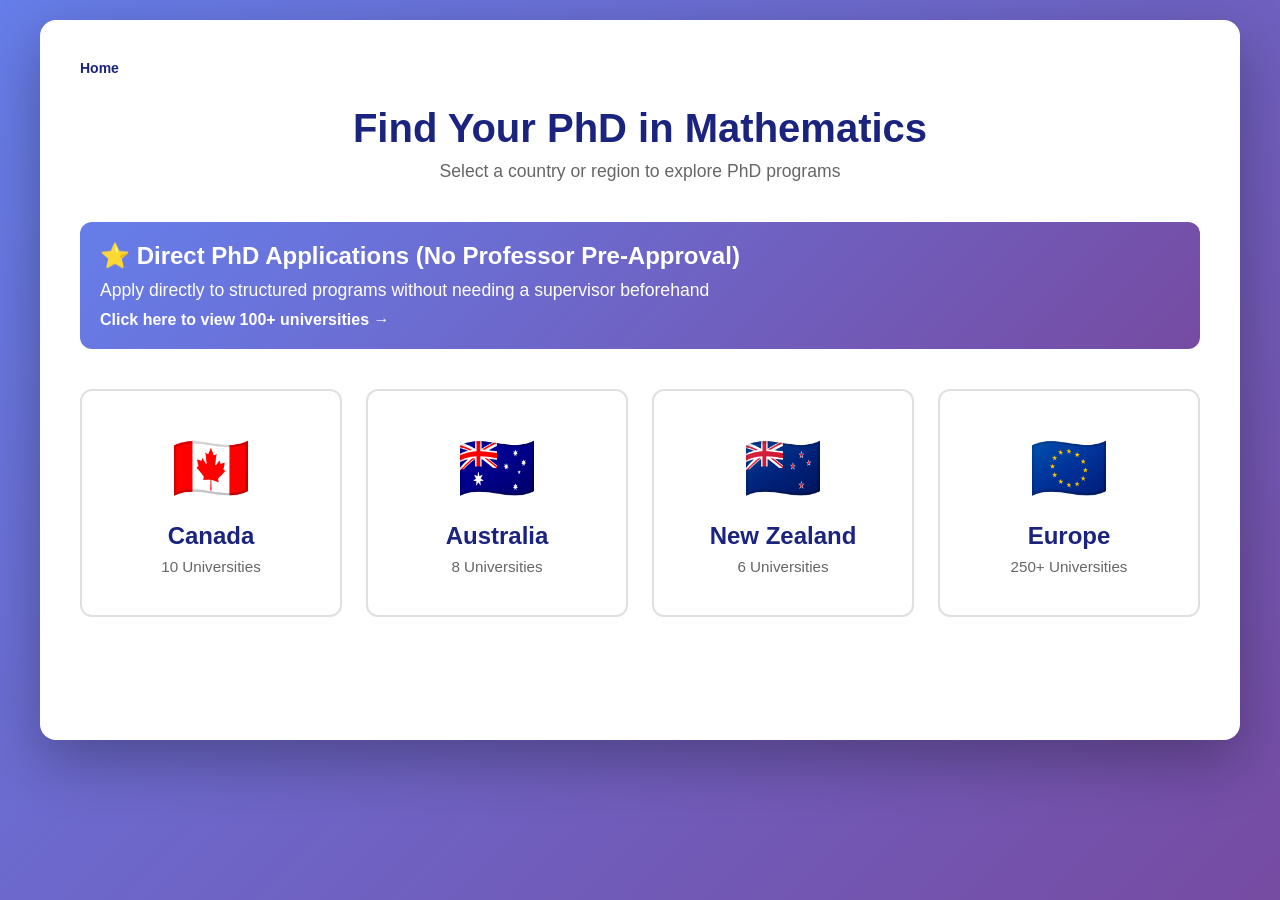
<file: index.html>
<!DOCTYPE html>
<html lang="en">
<head>
    <meta charset="UTF-8">
    <meta name="viewport" content="width=device-width, initial-scale=1.0">
    <title>PhD in Mathematics Finder</title>
    <link rel="stylesheet" href="styles.css">
</head>
<body>
    <div class="container">
        <!-- Breadcrumb Navigation -->
        <nav class="breadcrumb" id="breadcrumb">
            <span class="breadcrumb-item active" data-view="home">Home</span>
        </nav>

        <!-- Country Selection View -->
        <div id="country-view" class="view active">
            <h1>Find Your PhD in Mathematics</h1>
            <p class="subtitle">Select a country or region to explore PhD programs</p>
            
            <!-- Direct Application Box -->
            <div style="background: linear-gradient(135deg, #667eea 0%, #764ba2 100%); padding: 20px; border-radius: 12px; margin-bottom: 30px; color: white; cursor: pointer;" onclick="window.location.href='direct-applications.html'">
                <h2 style="margin: 0 0 10px 0; color: white;">⭐ Direct PhD Applications (No Professor Pre-Approval)</h2>
                <p style="margin: 0; font-size: 1.1rem;">Apply directly to structured programs without needing a supervisor beforehand</p>
                <p style="margin: 10px 0 0 0; font-weight: bold;">Click here to view 100+ universities →</p>
            </div>
            
            <div class="country-grid">
                <button class="country-card" data-country="canada">
                    <span class="flag">🇨🇦</span>
                    <h2>Canada</h2>
                    <p>10 Universities</p>
                </button>
                
                <button class="country-card" data-country="australia">
                    <span class="flag">🇦🇺</span>
                    <h2>Australia</h2>
                    <p>8 Universities</p>
                </button>
                
                <button class="country-card" data-country="newzealand">
                    <span class="flag">🇳🇿</span>
                    <h2>New Zealand</h2>
                    <p>6 Universities</p>
                </button>
                
                <button class="country-card" data-country="europe">
                    <span class="flag">🇪🇺</span>
                    <h2>Europe</h2>
                    <p>250+ Universities</p>
                </button>
            </div>
        </div>

        <!-- European Countries View -->
        <div id="europe-countries-view" class="view">
            <div class="view-header">
                <button class="back-button" id="back-from-europe">← Back</button>
                <h1>Select a European Country</h1>
            </div>
            <div id="europe-countries-grid" class="country-grid"></div>
        </div>

        <!-- University List View -->
        <div id="university-view" class="view">
            <div class="view-header">
                <button class="back-button" id="back-to-countries">← Back</button>
                <h1 id="country-title"></h1>
            </div>
            
            <div class="search-container">
                <input 
                    type="text" 
                    id="university-search" 
                    placeholder="Search universities..."
                    class="search-input"
                >
            </div>
            
            <div id="university-list" class="university-list"></div>
        </div>
    </div>

    <script src="data.js"></script>
    <script src="direct-application-data.js"></script>
    <script src="script.js"></script>
</body>
</html>
</file>
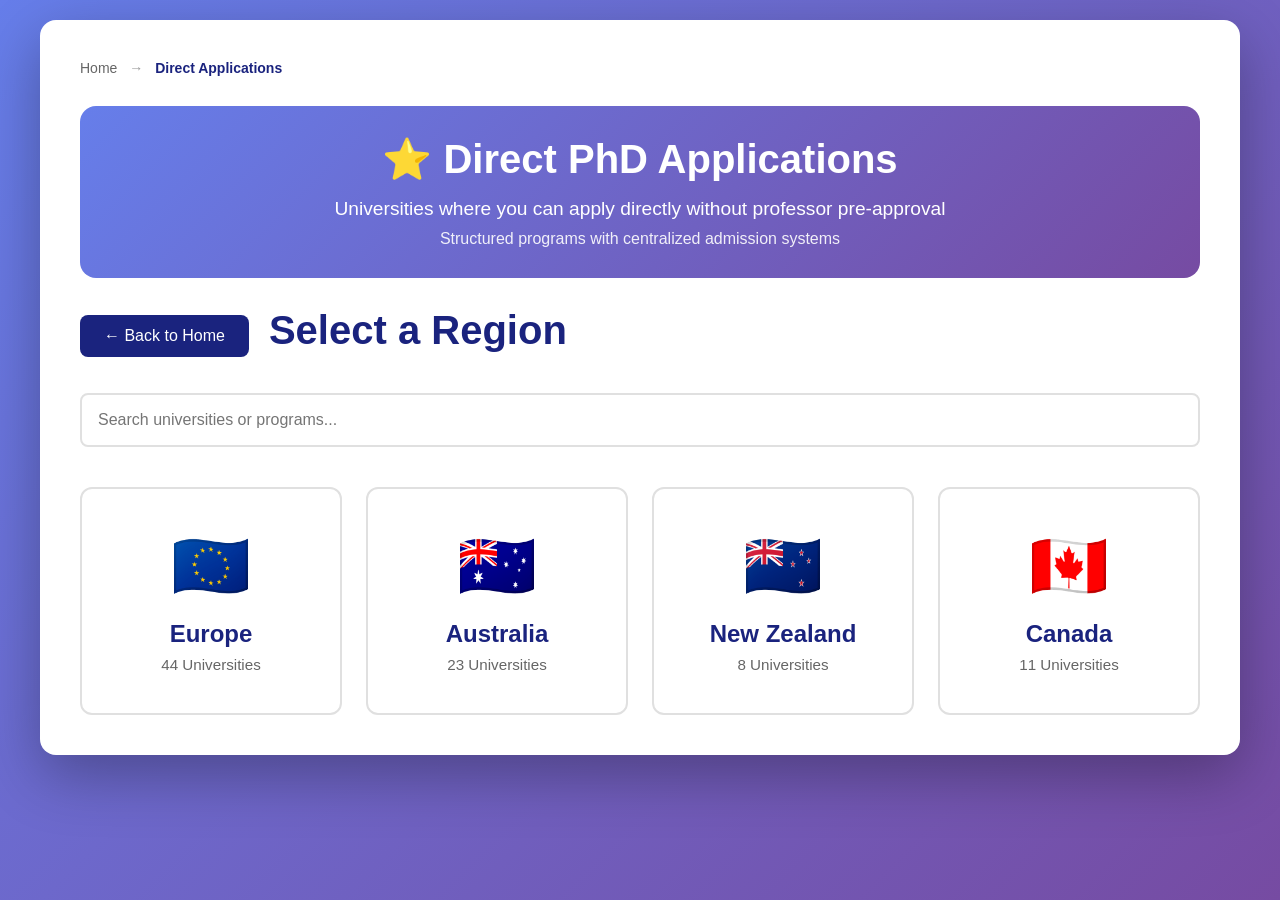
<file: direct-applications.html>
<!DOCTYPE html>
<html lang="en">
<head>
    <meta charset="UTF-8">
    <meta name="viewport" content="width=device-width, initial-scale=1.0">
    <title>Direct PhD Applications - No Professor Pre-Approval</title>
    <link rel="stylesheet" href="styles.css">
    <style>
        .highlight-box {
            background: linear-gradient(135deg, #667eea 0%, #764ba2 100%);
            padding: 30px;
            border-radius: 16px;
            color: white;
            margin-bottom: 30px;
            text-align: center;
        }
        .highlight-box h1 {
            color: white;
            margin-bottom: 15px;
        }
        .highlight-box p {
            font-size: 1.2rem;
            margin: 0;
        }
        .program-badge {
            background: #4CAF50;
            color: white;
            padding: 4px 12px;
            border-radius: 12px;
            font-size: 0.85rem;
            display: inline-block;
            margin-top: 8px;
        }
    </style>
</head>
<body>
    <div class="container">
        <nav class="breadcrumb">
            <span class="breadcrumb-item" onclick="window.location.href='index.html'">Home</span>
            <span class="breadcrumb-separator">→</span>
            <span class="breadcrumb-item active">Direct Applications</span>
        </nav>

        <div class="highlight-box">
            <h1>⭐ Direct PhD Applications</h1>
            <p>Universities where you can apply directly without professor pre-approval</p>
            <p style="font-size: 1rem; margin-top: 10px; opacity: 0.9;">Structured programs with centralized admission systems</p>
        </div>

        <div class="view-header">
            <button class="back-button" onclick="window.location.href='index.html'">← Back to Home</button>
            <h1 id="region-title">Select a Region</h1>
        </div>

        <div class="search-container">
            <input type="text" id="search-input" placeholder="Search universities or programs..." class="search-input">
        </div>

        <div id="regions-view">
            <div class="country-grid">
                <button class="country-card" onclick="showRegion('europe')">
                    <span class="flag">🇪🇺</span>
                    <h2>Europe</h2>
                    <p>44 Universities</p>
                </button>
                <button class="country-card" onclick="showRegion('australia')">
                    <span class="flag">🇦🇺</span>
                    <h2>Australia</h2>
                    <p>23 Universities</p>
                </button>
                <button class="country-card" onclick="showRegion('newzealand')">
                    <span class="flag">🇳🇿</span>
                    <h2>New Zealand</h2>
                    <p>8 Universities</p>
                </button>
                <button class="country-card" onclick="showRegion('canada')">
                    <span class="flag">🇨🇦</span>
                    <h2>Canada</h2>
                    <p>11 Universities</p>
                </button>
            </div>
        </div>

        <div id="universities-list" class="university-list" style="display: none;"></div>
    </div>

    <script src="direct-application-data.js"></script>
    <script>
        let currentRegion = null;
        let allUniversities = [];

        function showRegion(region) {
            currentRegion = region;
            document.getElementById('regions-view').style.display = 'none';
            document.getElementById('universities-list').style.display = 'block';
            document.getElementById('region-title').textContent = directApplicationRegionNames[region];
            
            // Flatten universities
            if (region === 'europe') {
                allUniversities = [];
                Object.keys(directApplicationUniversities.europe).forEach(country => {
                    directApplicationUniversities.europe[country].forEach(uni => {
                        allUniversities.push({...uni, country: directApplicationEuropeCountries[country]});
                    });
                });
            } else {
                allUniversities = directApplicationUniversities[region].map(uni => ({...uni}));
            }
            
            renderUniversities(allUniversities);
        }

        function renderUniversities(universities) {
            const list = document.getElementById('universities-list');
            list.innerHTML = '';
            
            if (universities.length === 0) {
                list.innerHTML = '<div class="no-results"><h3>No universities found</h3><p>Try adjusting your search</p></div>';
                return;
            }
            
            universities.forEach(uni => {
                const card = document.createElement('a');
                card.className = 'university-card';
                card.href = uni.url;
                card.target = '_blank';
                card.rel = 'noopener noreferrer';
                
                card.innerHTML = `
                    <h3>${uni.name}</h3>
                    <span class="program-badge">${uni.program}</span>
                    <p class="university-note" style="margin-top: 12px;">✓ ${uni.note}</p>
                    ${uni.country ? `<span class="university-country">${uni.country}</span>` : ''}
                `;
                
                list.appendChild(card);
            });
        }

        document.getElementById('search-input').addEventListener('input', (e) => {
            if (!currentRegion) return;
            
            const term = e.target.value.toLowerCase();
            const filtered = allUniversities.filter(uni =>
                uni.name.toLowerCase().includes(term) ||
                uni.program.toLowerCase().includes(term) ||
                uni.note.toLowerCase().includes(term) ||
                (uni.country && uni.country.toLowerCase().includes(term))
            );
            
            renderUniversities(filtered);
        });

        document.querySelector('.back-button').addEventListener('click', () => {
            if (currentRegion) {
                currentRegion = null;
                allUniversities = [];
                document.getElementById('regions-view').style.display = 'block';
                document.getElementById('universities-list').style.display = 'none';
                document.getElementById('region-title').textContent = 'Select a Region';
                document.getElementById('search-input').value = '';
            }
        });
    </script>
</body>
</html>
</file>
<file: styles.css>
* {
    margin: 0;
    padding: 0;
    box-sizing: border-box;
}

body {
    font-family: -apple-system, BlinkMacSystemFont, 'Segoe UI', Roboto, Oxygen, Ubuntu, Cantarell, sans-serif;
    background: linear-gradient(135deg, #667eea 0%, #764ba2 100%);
    min-height: 100vh;
    padding: 20px;
}

.container {
    max-width: 1200px;
    margin: 0 auto;
    background: white;
    border-radius: 16px;
    box-shadow: 0 20px 60px rgba(0, 0, 0, 0.3);
    padding: 40px;
    min-height: 80vh;
}

/* Breadcrumb Navigation */
.breadcrumb {
    margin-bottom: 30px;
    font-size: 14px;
    color: #666;
}

.breadcrumb-item {
    cursor: pointer;
    transition: color 0.3s;
}

.breadcrumb-item:hover {
    color: #1a237e;
}

.breadcrumb-item.active {
    color: #1a237e;
    font-weight: 600;
}

.breadcrumb-separator {
    margin: 0 8px;
    color: #999;
}

/* Views */
.view {
    display: none;
}

.view.active {
    display: block;
    animation: fadeIn 0.4s ease-in;
}

@keyframes fadeIn {
    from {
        opacity: 0;
        transform: translateY(10px);
    }
    to {
        opacity: 1;
        transform: translateY(0);
    }
}

/* Country Selection View */
h1 {
    color: #1a237e;
    font-size: 2.5rem;
    margin-bottom: 10px;
    text-align: center;
}

.subtitle {
    text-align: center;
    color: #666;
    font-size: 1.1rem;
    margin-bottom: 40px;
}

.country-grid {
    display: grid;
    grid-template-columns: repeat(auto-fit, minmax(250px, 1fr));
    gap: 24px;
    margin-top: 40px;
}

.country-card {
    background: white;
    border: 2px solid #e0e0e0;
    border-radius: 12px;
    padding: 40px 20px;
    cursor: pointer;
    transition: all 0.3s ease;
    text-align: center;
}

.country-card:hover {
    transform: translateY(-8px);
    box-shadow: 0 12px 24px rgba(26, 35, 126, 0.2);
    border-color: #1a237e;
}

.flag {
    font-size: 4rem;
    display: block;
    margin-bottom: 16px;
}

.country-card h2 {
    color: #1a237e;
    font-size: 1.5rem;
    margin-bottom: 8px;
}

.country-card p {
    color: #666;
    font-size: 0.95rem;
}

/* University List View */
.view-header {
    display: flex;
    align-items: center;
    gap: 20px;
    margin-bottom: 30px;
}

.back-button {
    background: #1a237e;
    color: white;
    border: none;
    padding: 12px 24px;
    border-radius: 8px;
    cursor: pointer;
    font-size: 1rem;
    transition: all 0.3s;
}

.back-button:hover {
    background: #0d1642;
    transform: translateX(-4px);
}

#country-title {
    flex: 1;
    margin: 0;
}

.search-container {
    margin-bottom: 30px;
}

.search-input {
    width: 100%;
    padding: 16px;
    font-size: 1rem;
    border: 2px solid #e0e0e0;
    border-radius: 8px;
    transition: border-color 0.3s;
}

.search-input:focus {
    outline: none;
    border-color: #1a237e;
}

.university-list {
    display: grid;
    gap: 16px;
}

.university-card {
    background: white;
    border: 2px solid #e0e0e0;
    border-radius: 12px;
    padding: 24px;
    cursor: pointer;
    transition: all 0.3s ease;
    text-decoration: none;
    color: inherit;
    display: block;
}

.university-card:hover {
    transform: translateX(8px);
    box-shadow: 0 8px 16px rgba(26, 35, 126, 0.15);
    border-color: #1a237e;
}

.university-card h3 {
    color: #1a237e;
    font-size: 1.3rem;
    margin-bottom: 8px;
}

.university-location {
    color: #666;
    font-size: 0.95rem;
    margin-bottom: 8px;
}

.university-note {
    color: #888;
    font-size: 0.9rem;
    font-style: italic;
}

.university-country {
    display: inline-block;
    background: #f0f0f0;
    padding: 4px 12px;
    border-radius: 12px;
    font-size: 0.85rem;
    color: #666;
    margin-top: 8px;
}

.no-results {
    text-align: center;
    padding: 60px 20px;
    color: #666;
}

.no-results h3 {
    color: #1a237e;
    margin-bottom: 10px;
}

/* Responsive Design */
@media (max-width: 768px) {
    .container {
        padding: 20px;
    }

    h1 {
        font-size: 2rem;
    }

    .country-grid {
        grid-template-columns: 1fr;
    }

    .view-header {
        flex-direction: column;
        align-items: flex-start;
    }

    #country-title {
        font-size: 1.8rem;
    }
}
</file>
